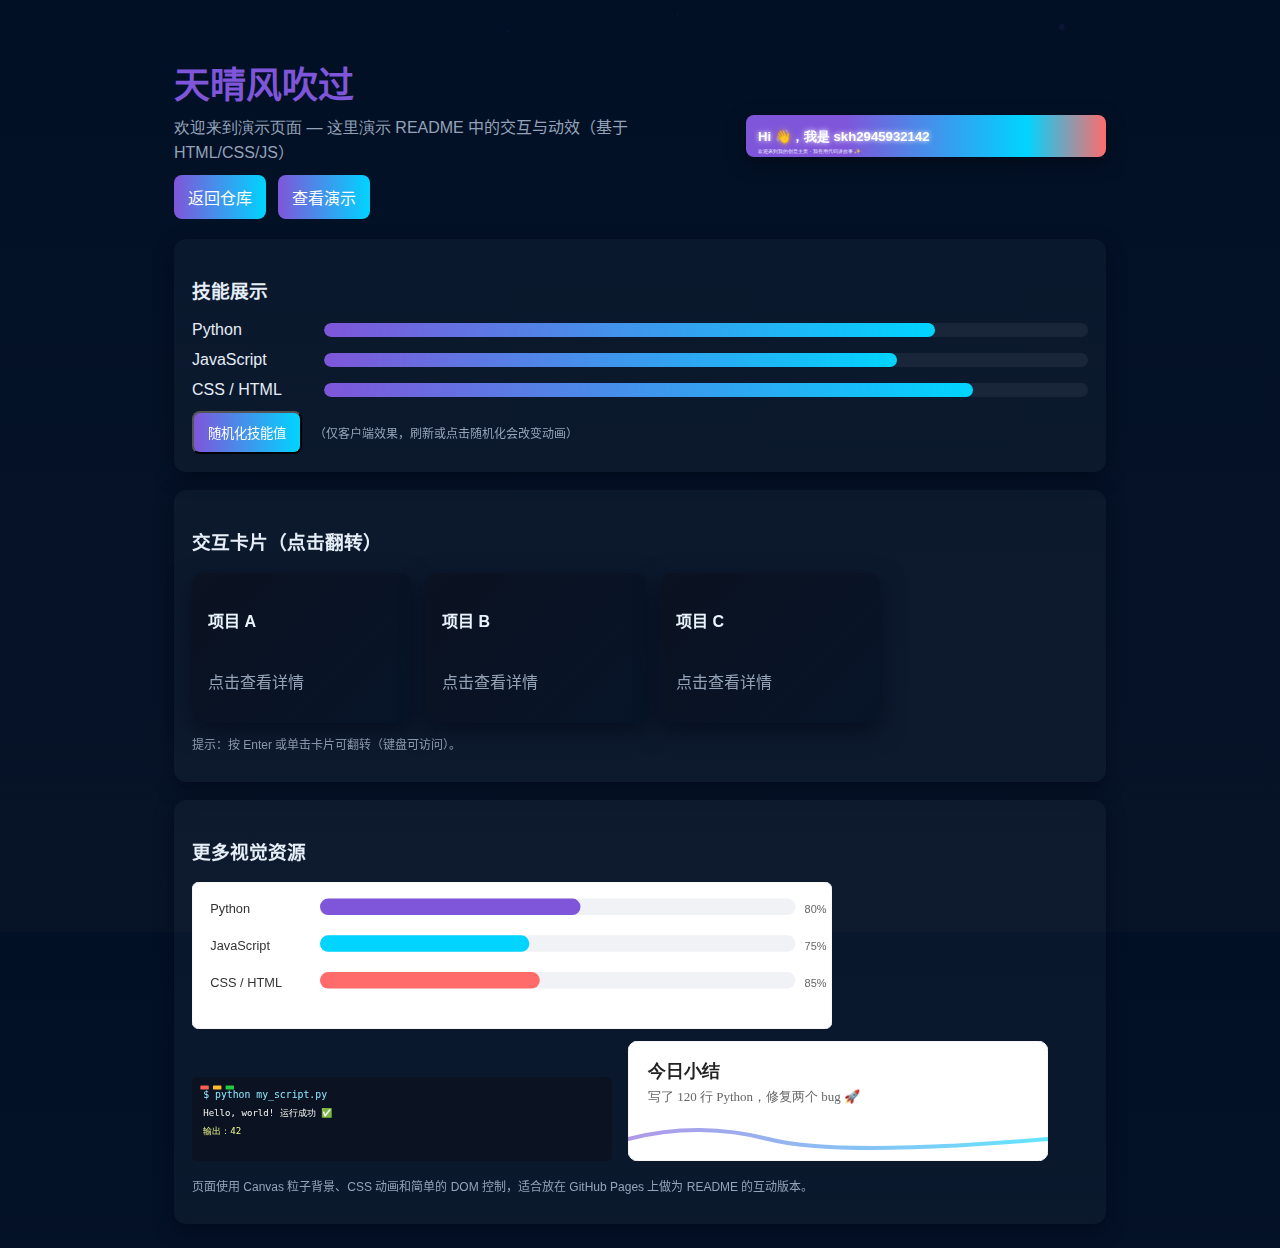
<file: docs/index.html>
<!doctype html>
<html lang="zh-CN">
<head>
  <meta charset="utf-8" />
  <meta name="viewport" content="width=device-width,initial-scale=1" />
  <title>天晴风吹过 · 交互演示</title>
  <link rel="stylesheet" href="./style.css">
</head>
<body>
  <canvas id="bg" class="canvas-bg"></canvas>
  <div class="container">
    <div class="hero">
      <div class="hero-left">
        <h1 class="hero-title">天晴风吹过</h1>
        <p class="hero-sub">欢迎来到演示页面 — 这里演示 README 中的交互与动效（基于 HTML/CSS/JS）</p>
        <div style="margin-top:12px">
          <a class="btn" href="/">返回仓库</a>
          <a class="btn" href="#demo">查看演示</a>
        </div>
      </div>
      <div class="hero-right">
        <!-- show decorative svg -->
        <img src="/images/header.svg" alt="header" style="max-width:360px;border-radius:8px;box-shadow:0 6px 20px rgba(0,0,0,0.4)"/>
      </div>
    </div>

    <div class="panel" id="demo">
      <h3>技能展示</h3>
      <div class="skills">
        <div class="skill"><div class="label">Python</div><div class="bar"><i data-pct="80"></i></div></div>
        <div class="skill"><div class="label">JavaScript</div><div class="bar"><i data-pct="75"></i></div></div>
        <div class="skill"><div class="label">CSS / HTML</div><div class="bar"><i data-pct="85"></i></div></div>
      </div>
      <div class="controls">
        <button id="shuffle" class="btn">随机化技能值</button>
        <span class="small">（仅客户端效果，刷新或点击随机化会改变动画）</span>
      </div>
    </div>

    <div class="panel" style="margin-top:18px">
      <h3>交互卡片（点击翻转）</h3>
      <div class="cards">
        <div class="card" tabindex="0">
          <div class="card-face card-front">
            <h4>项目 A</h4>
            <p class="muted">点击查看详情</p>
          </div>
          <div class="card-face card-back">
            <h4>项目 A 详情</h4>
            <p class="small">这是一个演示卡片。你可以在这里放置项目说明、徽章或链接。</p>
            <a class="btn" href="#">查看</a>
          </div>
        </div>
        <div class="card" tabindex="0">
          <div class="card-face card-front">
            <h4>项目 B</h4>
            <p class="muted">点击查看详情</p>
          </div>
          <div class="card-face card-back">
            <h4>项目 B 详情</h4>
            <p class="small">支持自定义 CSS 动画与 SVG 嵌入。</p>
            <a class="btn" href="#">查看</a>
          </div>
        </div>
        <div class="card" tabindex="0">
          <div class="card-face card-front">
            <h4>项目 C</h4>
            <p class="muted">点击查看详情</p>
          </div>
          <div class="card-face card-back">
            <h4>项目 C 详情</h4>
            <p class="small">可以把动画预览导出为 SVG，嵌入 README。</p>
            <a class="btn" href="#">查看</a>
          </div>
        </div>
      </div>
      <p class="small">提示：按 Enter 或单击卡片可翻转（键盘可访问）。</p>
    </div>

    <div class="panel" style="margin-top:18px">
      <h3>更多视觉资源</h3>
      <img src="/images/skills.svg" alt="skills svg" style="max-width:640px;display:block;margin:12px 0;"/>
      <img src="/images/terminal_card.svg" alt="terminal" style="max-width:420px;display:inline-block;margin-right:12px"/>
      <img src="/images/card_wave.svg" alt="card" style="max-width:420px;display:inline-block"/>
      <p class="small">页面使用 Canvas 粒子背景、CSS 动画和简单的 DOM 控制，适合放在 GitHub Pages 上做为 README 的互动版本。</p>
    </div>
  </div>
  <script src="./main.js"></script>
</body>
</html>
</file>
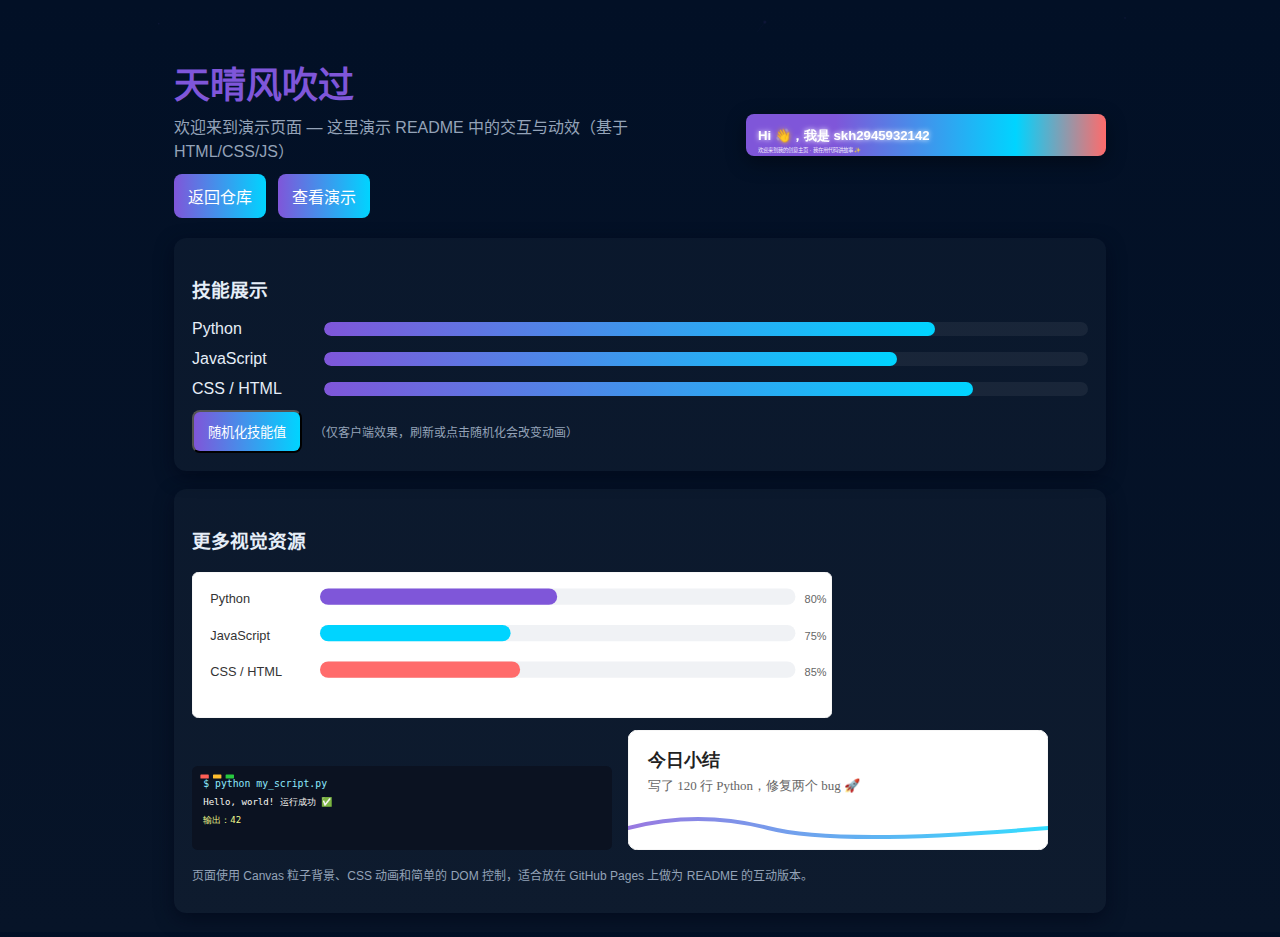
<file: .github/docs/index.html>
<!doctype html>
<html lang="zh-CN">
<head>
  <meta charset="utf-8" />
  <meta name="viewport" content="width=device-width,initial-scale=1" />
  <title>天晴风吹过 · 交互演示</title>
  <link rel="stylesheet" href="./style.css">
</head>
<body>
  <canvas id="bg" class="canvas-bg"></canvas>
  <div class="container">
    <div class="hero">
      <div class="hero-left">
        <h1 class="hero-title">天晴风吹过</h1>
        <p class="hero-sub">欢迎来到演示页面 — 这里演示 README 中的交互与动效（基于 HTML/CSS/JS）</p>
        <div style="margin-top:12px">
          <a class="btn" href="/">返回仓库</a>
          <a class="btn" href="#demo">查看演示</a>
        </div>
      </div>
      <div class="hero-right">
        <!-- show decorative svg -->
        <img src="/images/header.svg" alt="header" style="max-width:360px;border-radius:8px;box-shadow:0 6px 20px rgba(0,0,0,0.4)"/>
      </div>
    </div>

    <div class="panel" id="demo">
      <h3>技能展示</h3>
      <div class="skills">
        <div class="skill"><div class="label">Python</div><div class="bar"><i data-pct="80"></i></div></div>
        <div class="skill"><div class="label">JavaScript</div><div class="bar"><i data-pct="75"></i></div></div>
        <div class="skill"><div class="label">CSS / HTML</div><div class="bar"><i data-pct="85"></i></div></div>
      </div>
      <div class="controls">
        <button id="shuffle" class="btn">随机化技能值</button>
        <span class="small">（仅客户端效果，刷新或点击随机化会改变动画）</span>
      </div>
    </div>

    <div class="panel" style="margin-top:18px">
      <h3>更多视觉资源</h3>
      <img src="/images/skills.svg" alt="skills svg" style="max-width:640px;display:block;margin:12px 0;"/>
      <img src="/images/terminal_card.svg" alt="terminal" style="max-width:420px;display:inline-block;margin-right:12px"/>
      <img src="/images/card_wave.svg" alt="card" style="max-width:420px;display:inline-block"/>
      <p class="small">页面使用 Canvas 粒子背景、CSS 动画和简单的 DOM 控制，适合放在 GitHub Pages 上做为 README 的互动版本。</p>
    </div>
  </div>
  <script src="./main.js"></script>
</body>
</html>
</file>
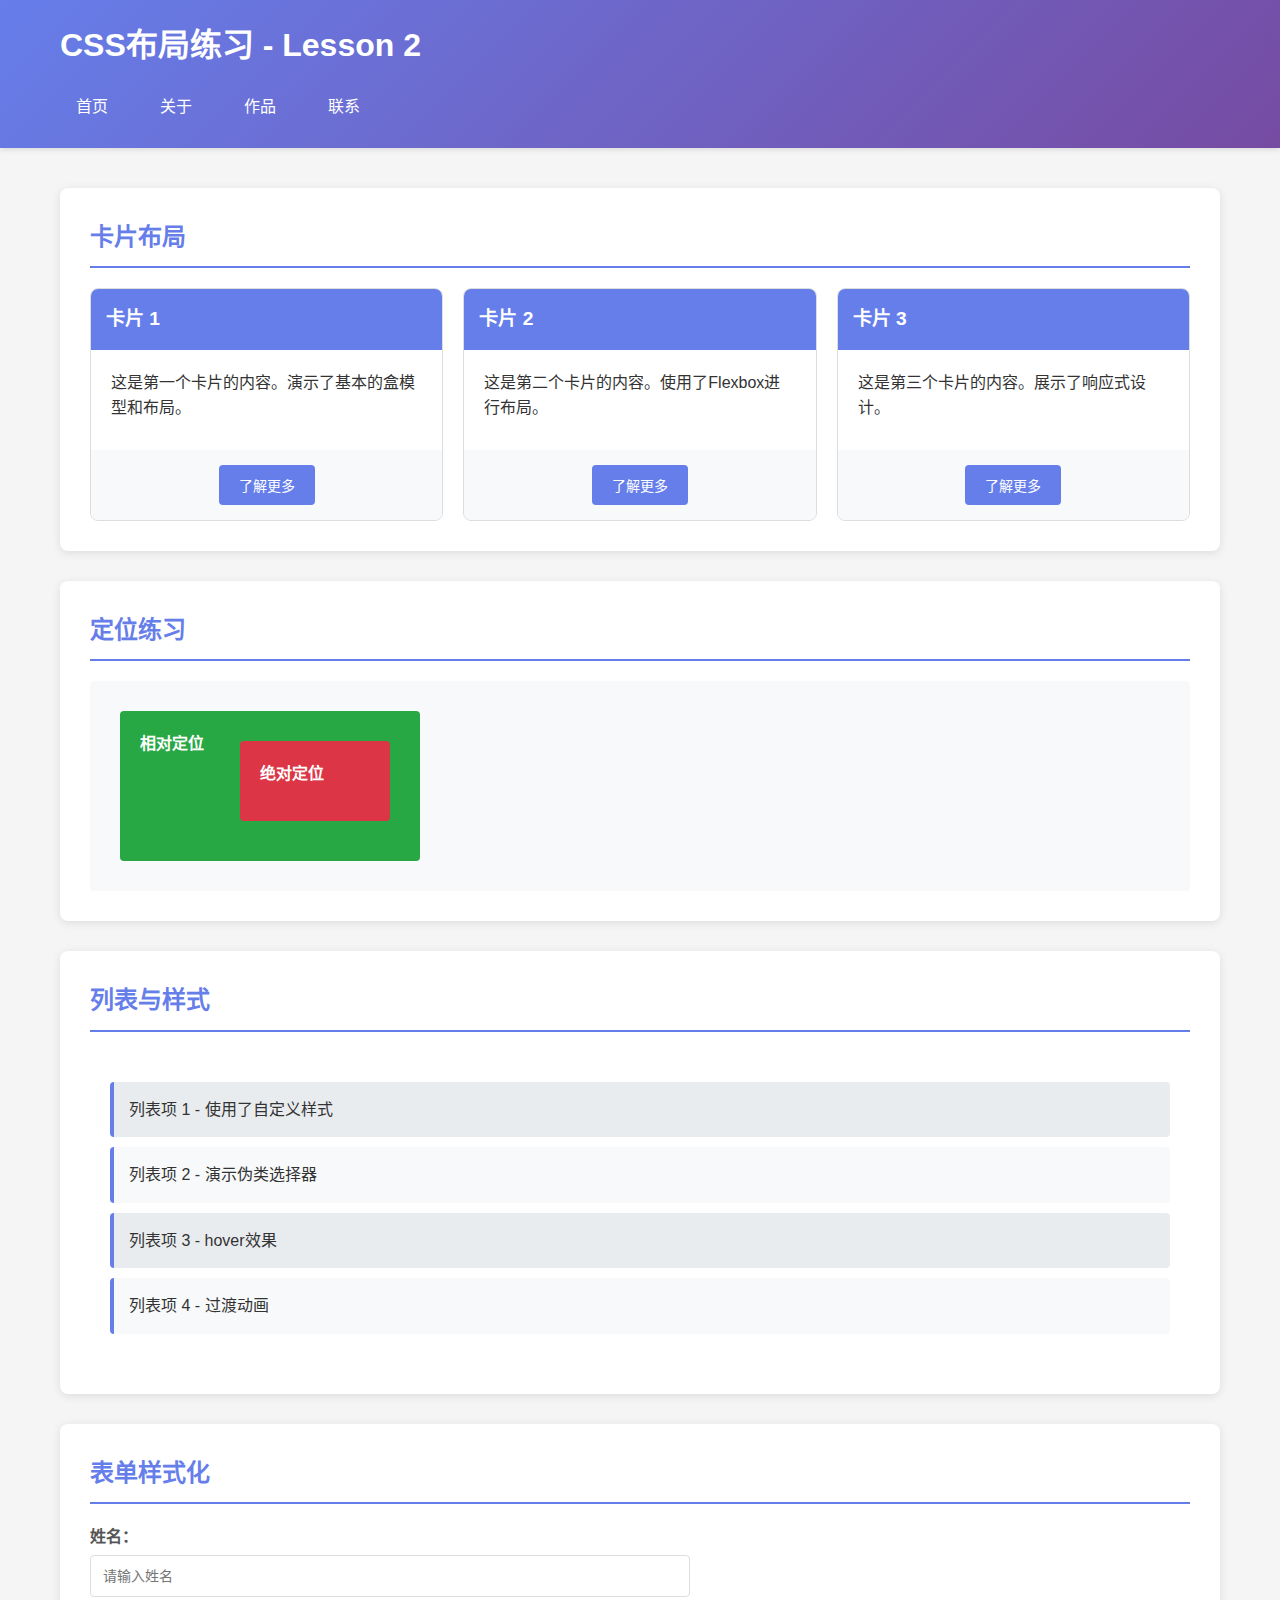
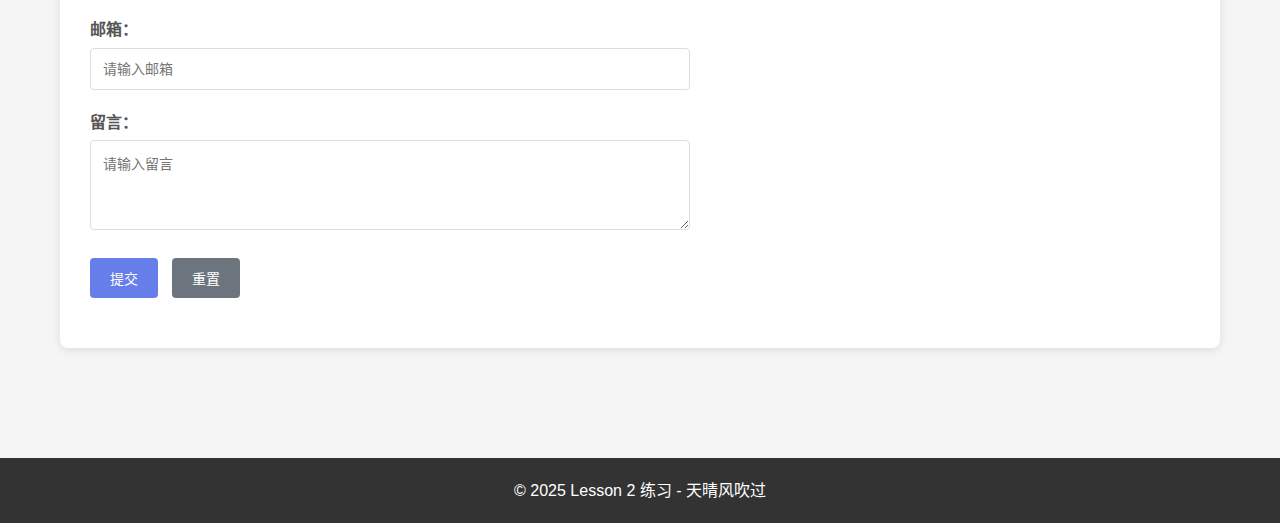
<file: Redrockhomework/lesson2/index.html>
<!DOCTYPE html>
<html lang="zh-CN">
<head>
    <meta charset="UTF-8">
    <meta name="viewport" content="width=device-width, initial-scale=1.0">
    <title>Lesson 2 - CSS布局练习</title>
    <link rel="stylesheet" href="style.css">
</head>
<body>
    <!-- 页面头部 -->
    <header class="header">
        <div class="container">
            <h1>CSS布局练习 - Lesson 2</h1>
            <nav class="nav">
                <a href="#section1">首页</a>
                <a href="#section2">关于</a>
                <a href="#section3">作品</a>
                <a href="#section4">联系</a>
            </nav>
        </div>
    </header>

    <!-- 主要内容区 -->
    <main class="main-content">
        <div class="container">
            <!-- 卡片布局示例 -->
            <section id="section1" class="section">
                <h2>卡片布局</h2>
                <div class="card-container">
                    <div class="card">
                        <div class="card-header">卡片 1</div>
                        <div class="card-body">
                            <p>这是第一个卡片的内容。演示了基本的盒模型和布局。</p>
                        </div>
                        <div class="card-footer">
                            <button class="btn">了解更多</button>
                        </div>
                    </div>
                    <div class="card">
                        <div class="card-header">卡片 2</div>
                        <div class="card-body">
                            <p>这是第二个卡片的内容。使用了Flexbox进行布局。</p>
                        </div>
                        <div class="card-footer">
                            <button class="btn">了解更多</button>
                        </div>
                    </div>
                    <div class="card">
                        <div class="card-header">卡片 3</div>
                        <div class="card-body">
                            <p>这是第三个卡片的内容。展示了响应式设计。</p>
                        </div>
                        <div class="card-footer">
                            <button class="btn">了解更多</button>
                        </div>
                    </div>
                </div>
            </section>

            <!-- 定位示例 -->
            <section id="section2" class="section">
                <h2>定位练习</h2>
                <div class="position-demo">
                    <div class="box relative">
                        相对定位
                        <div class="box absolute">绝对定位</div>
                    </div>
                </div>
            </section>

            <!-- 列表样式 -->
            <section id="section3" class="section">
                <h2>列表与样式</h2>
                <div class="list-demo">
                    <ul class="styled-list">
                        <li>列表项 1 - 使用了自定义样式</li>
                        <li>列表项 2 - 演示伪类选择器</li>
                        <li>列表项 3 - hover效果</li>
                        <li>列表项 4 - 过渡动画</li>
                    </ul>
                </div>
            </section>

            <!-- 表单样式 -->
            <section id="section4" class="section">
                <h2>表单样式化</h2>
                <form class="styled-form">
                    <div class="form-group">
                        <label for="name">姓名：</label>
                        <input type="text" id="name" name="name" placeholder="请输入姓名">
                    </div>
                    <div class="form-group">
                        <label for="email">邮箱：</label>
                        <input type="email" id="email" name="email" placeholder="请输入邮箱">
                    </div>
                    <div class="form-group">
                        <label for="message">留言：</label>
                        <textarea id="message" name="message" rows="4" placeholder="请输入留言"></textarea>
                    </div>
                    <div class="form-group">
                        <button type="submit" class="btn btn-primary">提交</button>
                        <button type="reset" class="btn btn-secondary">重置</button>
                    </div>
                </form>
            </section>
        </div>
    </main>

    <!-- 页脚 -->
    <footer class="footer">
        <div class="container">
            <p>&copy; 2025 Lesson 2 练习 - 天晴风吹过</p>
        </div>
    </footer>

    <script>
        // 简单的交互功能
        document.querySelectorAll('.btn').forEach(btn => {
            btn.addEventListener('click', function(e) {
                if (this.textContent === '了解更多') {
                    e.preventDefault();
                    alert('这是一个演示按钮！');
                }
            });
        });

        // 平滑滚动
        document.querySelectorAll('a[href^="#"]').forEach(anchor => {
            anchor.addEventListener('click', function(e) {
                e.preventDefault();
                const target = document.querySelector(this.getAttribute('href'));
                if (target) {
                    target.scrollIntoView({
                        behavior: 'smooth'
                    });
                }
            });
        });
    </script>
</body>
</html>
</file>
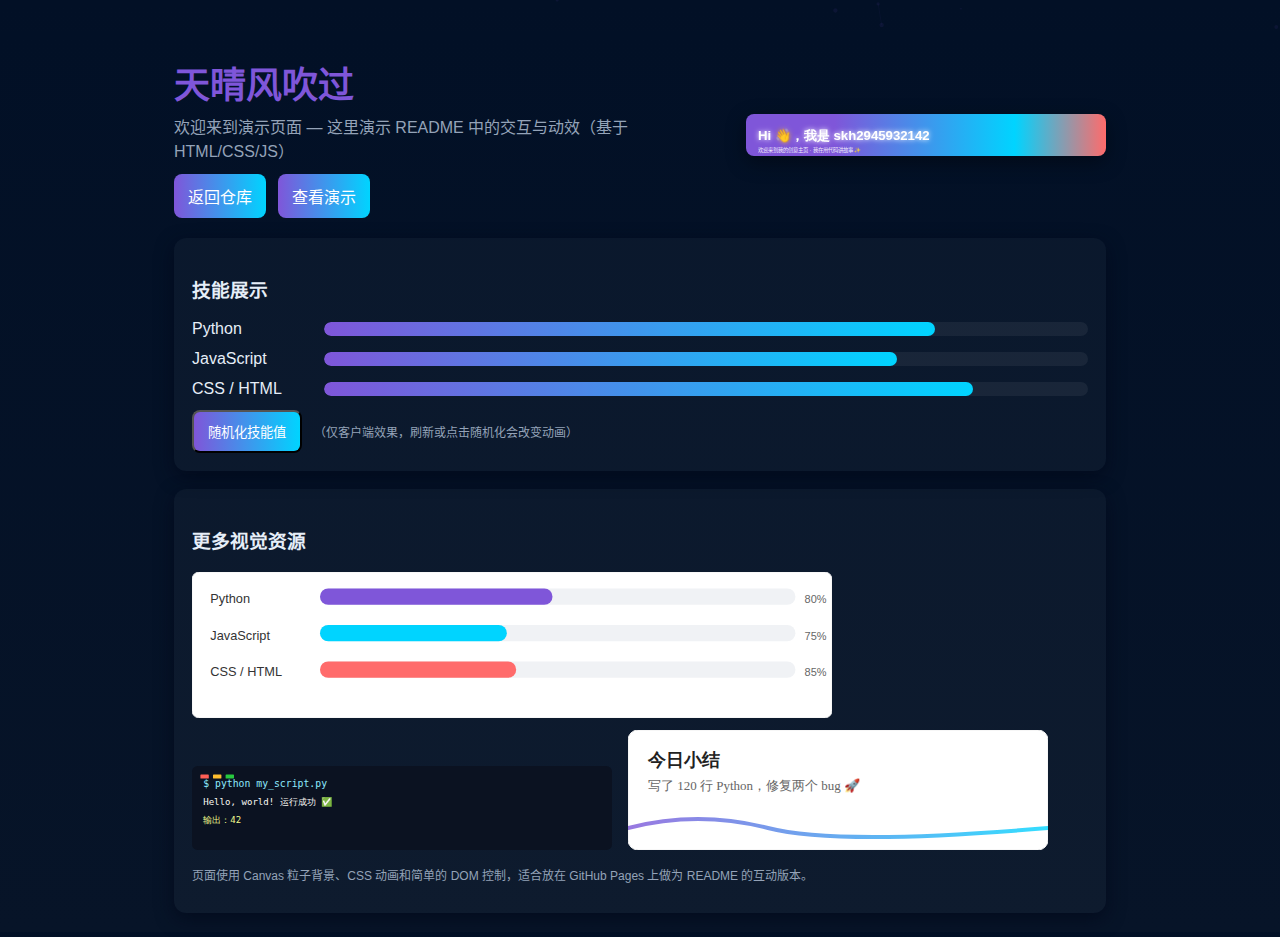
<file: .github/workflows/docs/index.html>
<!doctype html>
<html lang="zh-CN">
<head>
  <meta charset="utf-8" />
  <meta name="viewport" content="width=device-width,initial-scale=1" />
  <title>天晴风吹过 · 交互演示</title>
  <link rel="stylesheet" href="./style.css">
</head>
<body>
  <canvas id="bg" class="canvas-bg"></canvas>
  <div class="container">
    <div class="hero">
      <div class="hero-left">
        <h1 class="hero-title">天晴风吹过</h1>
        <p class="hero-sub">欢迎来到演示页面 — 这里演示 README 中的交互与动效（基于 HTML/CSS/JS）</p>
        <div style="margin-top:12px">
          <a class="btn" href="/">返回仓库</a>
          <a class="btn" href="#demo">查看演示</a>
        </div>
      </div>
      <div class="hero-right">
        <!-- show decorative svg -->
        <img src="/images/header.svg" alt="header" style="max-width:360px;border-radius:8px;box-shadow:0 6px 20px rgba(0,0,0,0.4)"/>
      </div>
    </div>

    <div class="panel" id="demo">
      <h3>技能展示</h3>
      <div class="skills">
        <div class="skill"><div class="label">Python</div><div class="bar"><i data-pct="80"></i></div></div>
        <div class="skill"><div class="label">JavaScript</div><div class="bar"><i data-pct="75"></i></div></div>
        <div class="skill"><div class="label">CSS / HTML</div><div class="bar"><i data-pct="85"></i></div></div>
      </div>
      <div class="controls">
        <button id="shuffle" class="btn">随机化技能值</button>
        <span class="small">（仅客户端效果，刷新或点击随机化会改变动画）</span>
      </div>
    </div>

    <div class="panel" style="margin-top:18px">
      <h3>更多视觉资源</h3>
      <img src="/images/skills.svg" alt="skills svg" style="max-width:640px;display:block;margin:12px 0;"/>
      <img src="/images/terminal_card.svg" alt="terminal" style="max-width:420px;display:inline-block;margin-right:12px"/>
      <img src="/images/card_wave.svg" alt="card" style="max-width:420px;display:inline-block"/>
      <p class="small">页面使用 Canvas 粒子背景、CSS 动画和简单的 DOM 控制，适合放在 GitHub Pages 上做为 README 的互动版本。</p>
    </div>
  </div>
  <script src="./main.js"></script>
</body>
</html>
</file>
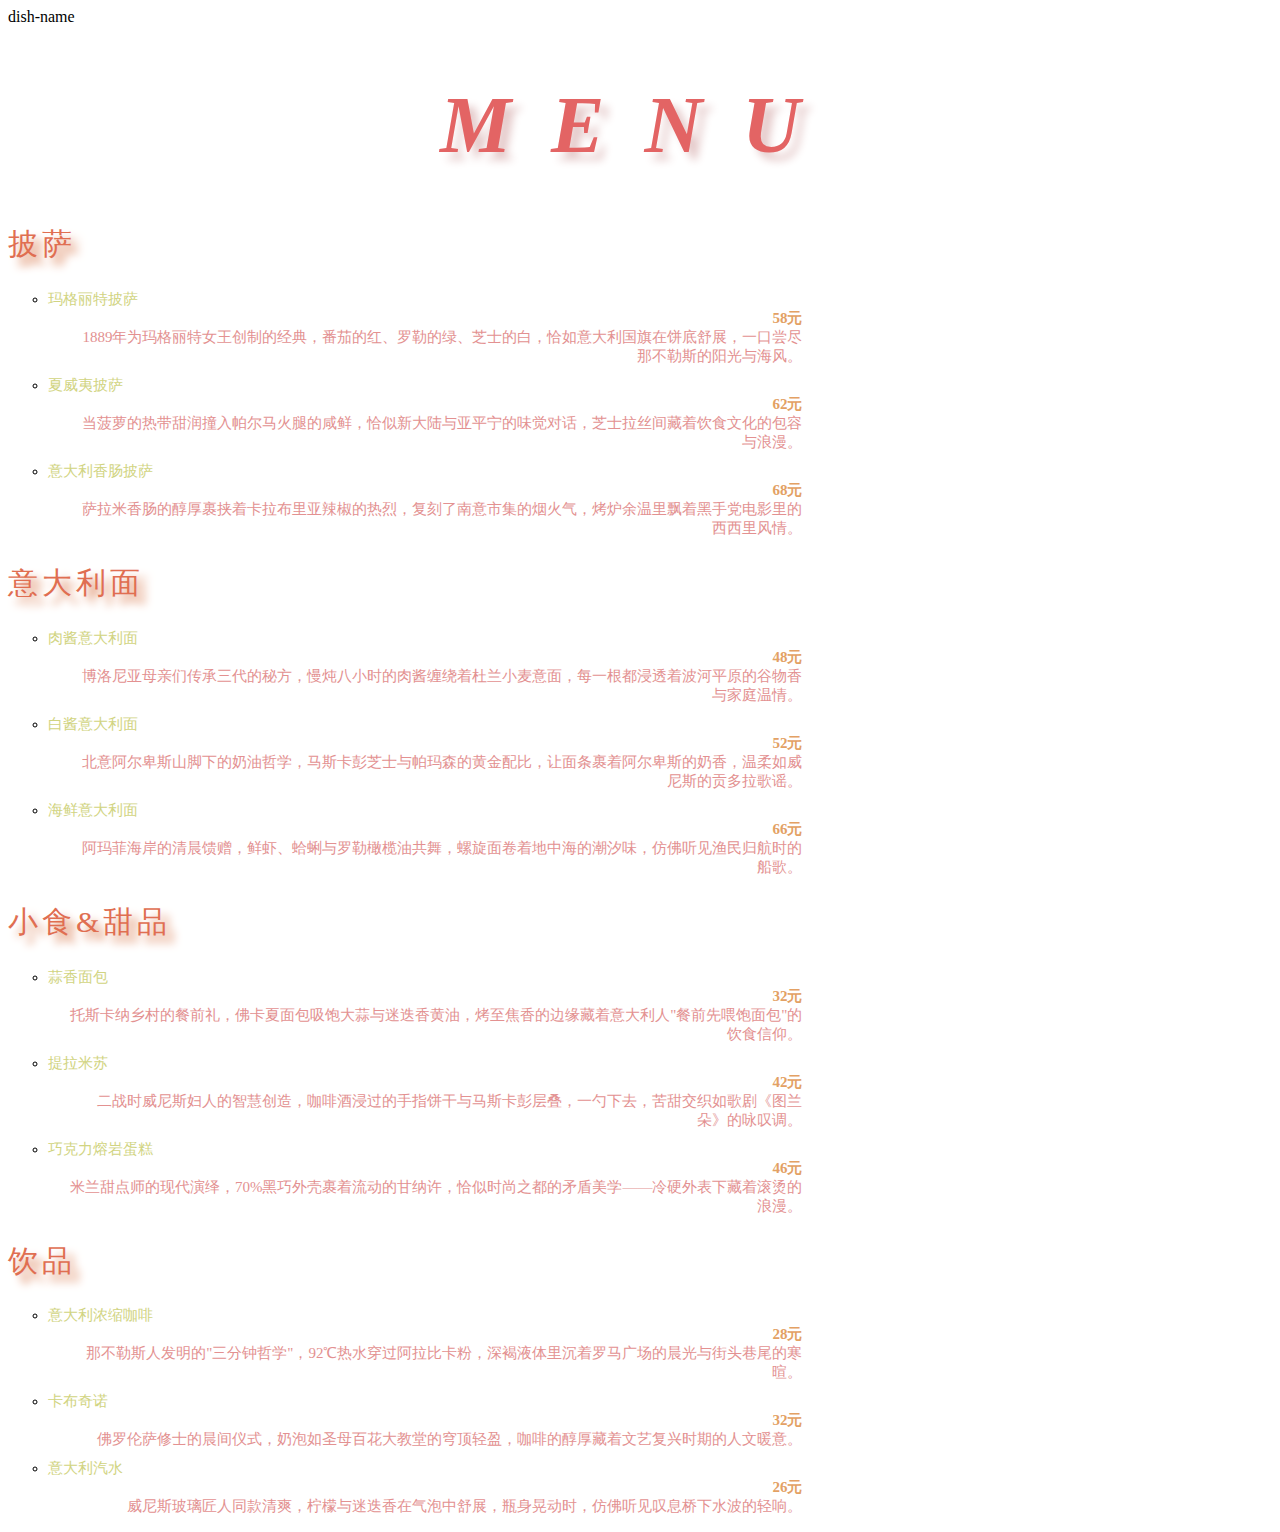
<file: homework.html>
<!DOCTYPE html>
<html lang="en">
<head>
    <meta charset="UTF-8">
    <meta name="viewport" content="width=device-width, initial-scale=1.0">
    <title>Document</title>dish-name
    <link rel="stylesheet" href="homework.css">
</head>
<body>
    <h1>MENU</h1>

    <h2>披萨</h2>
    <ul>
        <li>
            <span class="dish-name">玛格丽特披萨</span>
            <div class="dish-info">
                <span class="price">58元</span>
                
                <span class="description">1889年为玛格丽特女王创制的经典，番茄的红、罗勒的绿、芝士的白，恰如意大利国旗在饼底舒展，一口尝尽那不勒斯的阳光与海风。</span>
            </div>
        </li>
        <li>
            <span class="dish-name">夏威夷披萨</span>
            <div class="dish-info">
                <span class="price">62元</span>
                
                <span class="description">当菠萝的热带甜润撞入帕尔马火腿的咸鲜，恰似新大陆与亚平宁的味觉对话，芝士拉丝间藏着饮食文化的包容与浪漫。</span>
            </div>
        </li>
        <li>
            <span class="dish-name">意大利香肠披萨</span>
            <div class="dish-info">
                <span class="price">68元</span>
                
                <span class="description">萨拉米香肠的醇厚裹挟着卡拉布里亚辣椒的热烈，复刻了南意市集的烟火气，烤炉余温里飘着黑手党电影里的西西里风情。</span>
            </div>
        </li>
    </ul>

    <h2>意大利面</h2>
    <ul>
        <li>
            <span class="dish-name">肉酱意大利面</span>
            <div class="dish-info">
                <span class="price">48元</span>
                
                <span class="description">博洛尼亚母亲们传承三代的秘方，慢炖八小时的肉酱缠绕着杜兰小麦意面，每一根都浸透着波河平原的谷物香与家庭温情。</span>
            </div>
        </li>
        <li>
            <span class="dish-name">白酱意大利面</span>
            <div class="dish-info">
                <span class="price">52元</span>
                
                <span class="description">北意阿尔卑斯山脚下的奶油哲学，马斯卡彭芝士与帕玛森的黄金配比，让面条裹着阿尔卑斯的奶香，温柔如威尼斯的贡多拉歌谣。</span>
            </div>
        </li>
        <li>
            <span class="dish-name">海鲜意大利面</span>
            <div class="dish-info">
                <span class="price">66元</span>
                
                <span class="description">阿玛菲海岸的清晨馈赠，鲜虾、蛤蜊与罗勒橄榄油共舞，螺旋面卷着地中海的潮汐味，仿佛听见渔民归航时的船歌。</span>
            </div>
        </li>
    </ul>

    <h2>小食&甜品</h2>
    <ul>
        <li>
            <span class="dish-name">蒜香面包</span>
            <div class="dish-info">
                <span class="price">32元</span>
                
                <span class="description">托斯卡纳乡村的餐前礼，佛卡夏面包吸饱大蒜与迷迭香黄油，烤至焦香的边缘藏着意大利人"餐前先喂饱面包"的饮食信仰。</span>
            </div>
        </li>
        <li>
            <span class="dish-name">提拉米苏</span>
            <div class="dish-info">
                <span class="price">42元</span>
                
                <span class="description">二战时威尼斯妇人的智慧创造，咖啡酒浸过的手指饼干与马斯卡彭层叠，一勺下去，苦甜交织如歌剧《图兰朵》的咏叹调。</span>
            </div>
        </li>
        <li>
            <span class="dish-name">巧克力熔岩蛋糕</span>
            <div class="dish-info">
                <span class="price">46元</span>
                
                <span class="description">米兰甜点师的现代演绎，70%黑巧外壳裹着流动的甘纳许，恰似时尚之都的矛盾美学——冷硬外表下藏着滚烫的浪漫。</span>
            </div>
        </li>
    </ul>

    <h2>饮品</h2>
    <ul>
        <li>
            <span class="dish-name">意大利浓缩咖啡</span>
            <div class="dish-info">
                <span class="price">28元</span>
                
                <span class="description">那不勒斯人发明的"三分钟哲学"，92℃热水穿过阿拉比卡粉，深褐液体里沉着罗马广场的晨光与街头巷尾的寒暄。</span>
            </div>
        </li>
        <li>
            <span class="dish-name">卡布奇诺</span>
            <div class="dish-info">
                <span class="price">32元</span>
                
                <span class="description">佛罗伦萨修士的晨间仪式，奶泡如圣母百花大教堂的穹顶轻盈，咖啡的醇厚藏着文艺复兴时期的人文暖意。</span>
            </div>
        </li>
        <li>
            <span class="dish-name">意大利汽水</span>
            <div class="dish-info">
                <span class="price">26元</span>
                <span class="description">威尼斯玻璃匠人同款清爽，柠檬与迷迭香在气泡中舒展，瓶身晃动时，仿佛听见叹息桥下水波的轻响。</span>
            </div>
        </li>
</file>
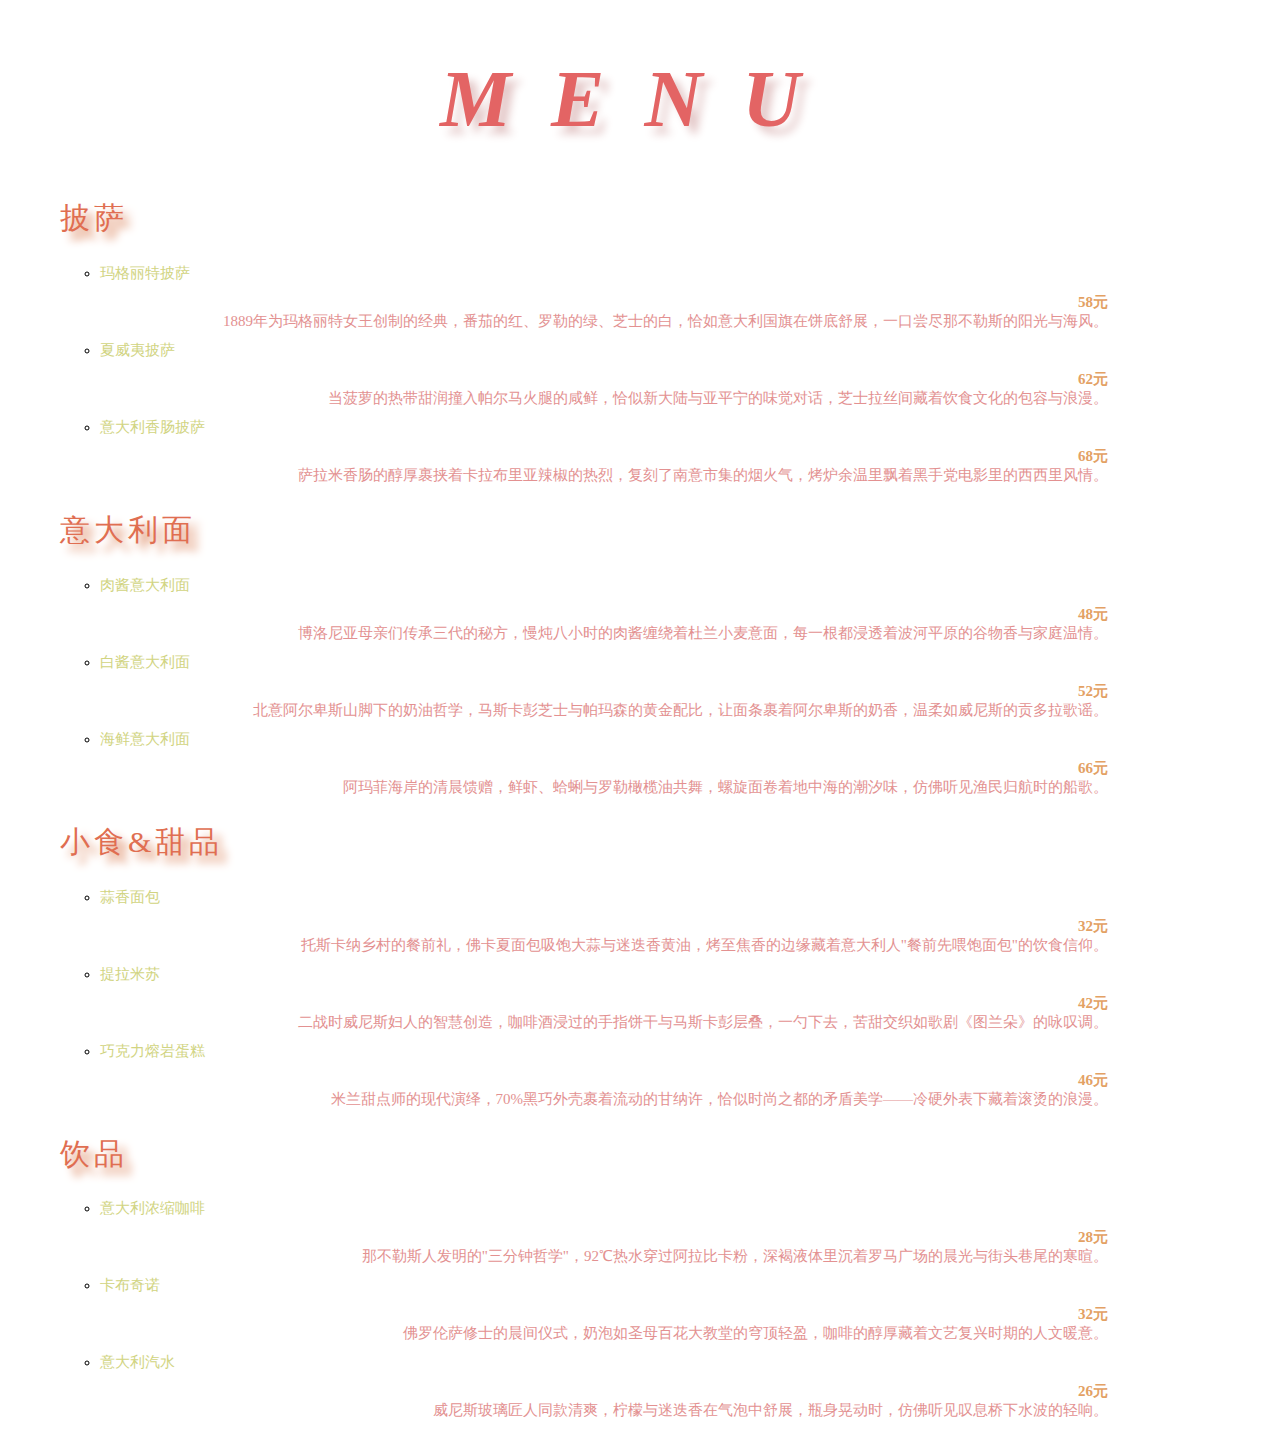
<file: LShomework/homework1.html>
<!DOCTYPE html>
<html lang="en">
<head>
    <meta charset="UTF-8">
    <meta name="viewport" content="width=device-width, initial-scale=1.0">
    <title>Document</title>
    <link rel="stylesheet" href="homework1.css">
</head>
<body>
    <div class="container">
        <h1>MENU</h1>
    <h2>披萨</h2>
    <ul>
        <li>
            <span class="dish-name">玛格丽特披萨</span>
            <div class="dish-info">
                <span class="price">58元</span>
                
                <span class="description">1889年为玛格丽特女王创制的经典，番茄的红、罗勒的绿、芝士的白，恰如意大利国旗在饼底舒展，一口尝尽那不勒斯的阳光与海风。</span>
            </div>
        </li>
        <li>
            <span class="dish-name">夏威夷披萨</span>
            <div class="dish-info">
                <span class="price">62元</span>
                
                <span class="description">当菠萝的热带甜润撞入帕尔马火腿的咸鲜，恰似新大陆与亚平宁的味觉对话，芝士拉丝间藏着饮食文化的包容与浪漫。</span>
            </div>
        </li>
        <li>
            <span class="dish-name">意大利香肠披萨</span>
            <div class="dish-info">
                <span class="price">68元</span>
                
                <span class="description">萨拉米香肠的醇厚裹挟着卡拉布里亚辣椒的热烈，复刻了南意市集的烟火气，烤炉余温里飘着黑手党电影里的西西里风情。</span>
            </div>
        </li>
    </ul>

    <h2>意大利面</h2>
    <ul>
        <li>
            <span class="dish-name">肉酱意大利面</span>
            <div class="dish-info">
                <span class="price">48元</span>
                
                <span class="description">博洛尼亚母亲们传承三代的秘方，慢炖八小时的肉酱缠绕着杜兰小麦意面，每一根都浸透着波河平原的谷物香与家庭温情。</span>
            </div>
        </li>
        <li>
            <span class="dish-name">白酱意大利面</span>
            <div class="dish-info">
                <span class="price">52元</span>
                
                <span class="description">北意阿尔卑斯山脚下的奶油哲学，马斯卡彭芝士与帕玛森的黄金配比，让面条裹着阿尔卑斯的奶香，温柔如威尼斯的贡多拉歌谣。</span>
            </div>
        </li>
        <li>
            <span class="dish-name">海鲜意大利面</span>
            <div class="dish-info">
                <span class="price">66元</span>
                
                <span class="description">阿玛菲海岸的清晨馈赠，鲜虾、蛤蜊与罗勒橄榄油共舞，螺旋面卷着地中海的潮汐味，仿佛听见渔民归航时的船歌。</span>
            </div>
        </li>
    </ul>

    <h2>小食&甜品</h2>
    <ul>
        <li>
            <span class="dish-name">蒜香面包</span>
            <div class="dish-info">
                <span class="price">32元</span>
                
                <span class="description">托斯卡纳乡村的餐前礼，佛卡夏面包吸饱大蒜与迷迭香黄油，烤至焦香的边缘藏着意大利人"餐前先喂饱面包"的饮食信仰。</span>
            </div>
        </li>
        <li>
            <span class="dish-name">提拉米苏</span>
            <div class="dish-info">
                <span class="price">42元</span>
                
                <span class="description">二战时威尼斯妇人的智慧创造，咖啡酒浸过的手指饼干与马斯卡彭层叠，一勺下去，苦甜交织如歌剧《图兰朵》的咏叹调。</span>
            </div>
        </li>
        <li>
            <span class="dish-name">巧克力熔岩蛋糕</span>
            <div class="dish-info">
                <span class="price">46元</span>
                
                <span class="description">米兰甜点师的现代演绎，70%黑巧外壳裹着流动的甘纳许，恰似时尚之都的矛盾美学——冷硬外表下藏着滚烫的浪漫。</span>
            </div>
        </li>
    </ul>

    <h2>饮品</h2>
    <ul>
        <li>
            <span class="dish-name">意大利浓缩咖啡</span>
            <div class="dish-info">
                <span class="price">28元</span>
                
                <span class="description">那不勒斯人发明的"三分钟哲学"，92℃热水穿过阿拉比卡粉，深褐液体里沉着罗马广场的晨光与街头巷尾的寒暄。</span>
            </div>
        </li>
        <li>
            <span class="dish-name">卡布奇诺</span>
            <div class="dish-info">
                <span class="price">32元</span>
                
                <span class="description">佛罗伦萨修士的晨间仪式，奶泡如圣母百花大教堂的穹顶轻盈，咖啡的醇厚藏着文艺复兴时期的人文暖意。</span>
            </div>
        </li>
        <li>
            <span class="dish-name">意大利汽水</span>
            <div class="dish-info">
                <span class="price">26元</span>
                <span class="description">威尼斯玻璃匠人同款清爽，柠檬与迷迭香在气泡中舒展，瓶身晃动时，仿佛听见叹息桥下水波的轻响。</span>
            </div>
        </li>
</file>
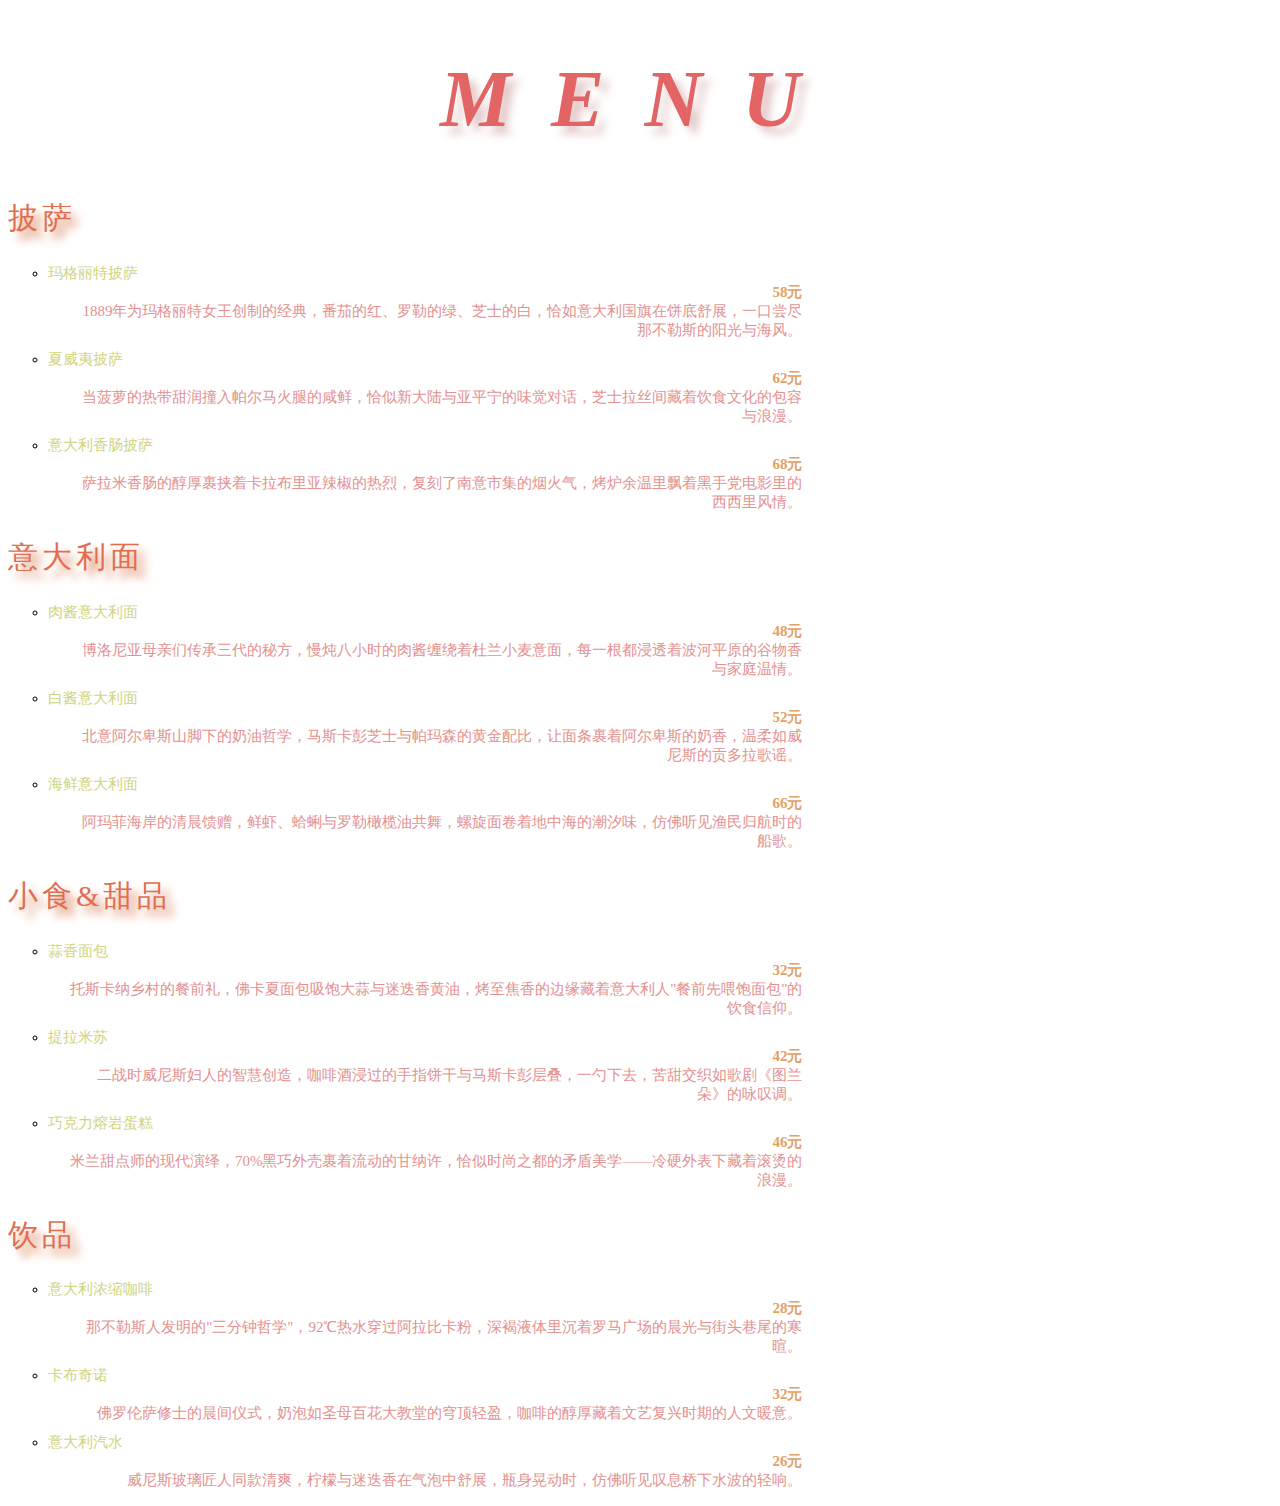
<file: lesson1/homework/homework.html>
<!DOCTYPE html>
<html lang="en">
<head>
    <meta charset="UTF-8">
    <meta name="viewport" content="width=device-width, initial-scale=1.0">
    <title>Document</title>
    <link rel="stylesheet" href="homework.css">
</head>
<body>
    <div class="container">
        <h1>MENU</h1>
    <h2>披萨</h2>
    <ul>
        <li>
            <span class="dish-name">玛格丽特披萨</span>
            <div class="dish-info">
                <span class="price">58元</span>
                
                <span class="description">1889年为玛格丽特女王创制的经典，番茄的红、罗勒的绿、芝士的白，恰如意大利国旗在饼底舒展，一口尝尽那不勒斯的阳光与海风。</span>
            </div>
        </li>
        <li>
            <span class="dish-name">夏威夷披萨</span>
            <div class="dish-info">
                <span class="price">62元</span>
                
                <span class="description">当菠萝的热带甜润撞入帕尔马火腿的咸鲜，恰似新大陆与亚平宁的味觉对话，芝士拉丝间藏着饮食文化的包容与浪漫。</span>
            </div>
        </li>
        <li>
            <span class="dish-name">意大利香肠披萨</span>
            <div class="dish-info">
                <span class="price">68元</span>
                
                <span class="description">萨拉米香肠的醇厚裹挟着卡拉布里亚辣椒的热烈，复刻了南意市集的烟火气，烤炉余温里飘着黑手党电影里的西西里风情。</span>
            </div>
        </li>
    </ul>

    <h2>意大利面</h2>
    <ul>
        <li>
            <span class="dish-name">肉酱意大利面</span>
            <div class="dish-info">
                <span class="price">48元</span>
                
                <span class="description">博洛尼亚母亲们传承三代的秘方，慢炖八小时的肉酱缠绕着杜兰小麦意面，每一根都浸透着波河平原的谷物香与家庭温情。</span>
            </div>
        </li>
        <li>
            <span class="dish-name">白酱意大利面</span>
            <div class="dish-info">
                <span class="price">52元</span>
                
                <span class="description">北意阿尔卑斯山脚下的奶油哲学，马斯卡彭芝士与帕玛森的黄金配比，让面条裹着阿尔卑斯的奶香，温柔如威尼斯的贡多拉歌谣。</span>
            </div>
        </li>
        <li>
            <span class="dish-name">海鲜意大利面</span>
            <div class="dish-info">
                <span class="price">66元</span>
                
                <span class="description">阿玛菲海岸的清晨馈赠，鲜虾、蛤蜊与罗勒橄榄油共舞，螺旋面卷着地中海的潮汐味，仿佛听见渔民归航时的船歌。</span>
            </div>
        </li>
    </ul>

    <h2>小食&甜品</h2>
    <ul>
        <li>
            <span class="dish-name">蒜香面包</span>
            <div class="dish-info">
                <span class="price">32元</span>
                
                <span class="description">托斯卡纳乡村的餐前礼，佛卡夏面包吸饱大蒜与迷迭香黄油，烤至焦香的边缘藏着意大利人"餐前先喂饱面包"的饮食信仰。</span>
            </div>
        </li>
        <li>
            <span class="dish-name">提拉米苏</span>
            <div class="dish-info">
                <span class="price">42元</span>
                
                <span class="description">二战时威尼斯妇人的智慧创造，咖啡酒浸过的手指饼干与马斯卡彭层叠，一勺下去，苦甜交织如歌剧《图兰朵》的咏叹调。</span>
            </div>
        </li>
        <li>
            <span class="dish-name">巧克力熔岩蛋糕</span>
            <div class="dish-info">
                <span class="price">46元</span>
                
                <span class="description">米兰甜点师的现代演绎，70%黑巧外壳裹着流动的甘纳许，恰似时尚之都的矛盾美学——冷硬外表下藏着滚烫的浪漫。</span>
            </div>
        </li>
    </ul>

    <h2>饮品</h2>
    <ul>
        <li>
            <span class="dish-name">意大利浓缩咖啡</span>
            <div class="dish-info">
                <span class="price">28元</span>
                
                <span class="description">那不勒斯人发明的"三分钟哲学"，92℃热水穿过阿拉比卡粉，深褐液体里沉着罗马广场的晨光与街头巷尾的寒暄。</span>
            </div>
        </li>
        <li>
            <span class="dish-name">卡布奇诺</span>
            <div class="dish-info">
                <span class="price">32元</span>
                
                <span class="description">佛罗伦萨修士的晨间仪式，奶泡如圣母百花大教堂的穹顶轻盈，咖啡的醇厚藏着文艺复兴时期的人文暖意。</span>
            </div>
        </li>
        <li>
            <span class="dish-name">意大利汽水</span>
            <div class="dish-info">
                <span class="price">26元</span>
                <span class="description">威尼斯玻璃匠人同款清爽，柠檬与迷迭香在气泡中舒展，瓶身晃动时，仿佛听见叹息桥下水波的轻响。</span>
            </div>
        </li>
</file>
<file: docs/style.css>
:root{
  --bg:#0f1724;
  --card:#0b1221;
  --accent:#7F56D9;
  --muted:#94a3b8;
}
*{box-sizing:border-box}
html,body{height:100%;margin:0;font-family:Inter,Segoe UI,Roboto,Arial;background:linear-gradient(180deg,#021026 0%, #071428 100%);color:#e6eef8}
.container{max-width:980px;margin:32px auto;padding:24px}
.hero{display:flex;align-items:center;gap:20px}
.hero-left{flex:1}
.hero-title{font-size:36px;font-weight:700;color:var(--accent);margin:0}
.hero-sub{color:var(--muted);margin:6px 0 0}
.btn{display:inline-block;padding:10px 14px;border-radius:8px;background:linear-gradient(90deg,var(--accent),#00D4FF);color:white;text-decoration:none;margin-right:8px}
.panel{margin-top:20px;padding:18px;border-radius:12px;background:rgba(255,255,255,0.03);box-shadow:0 6px 18px rgba(2,6,23,0.6)}
.skills{display:grid;grid-template-columns:1fr;gap:12px}
.skill{display:flex;align-items:center;gap:12px}
.skill .label{width:120px}
.bar{flex:1;height:14px;background:rgba(255,255,255,0.06);border-radius:8px;overflow:hidden}
.bar > i{display:block;height:100%;width:0;background:linear-gradient(90deg,var(--accent),#00D4FF);border-radius:8px}
.controls{margin-top:12px}
.small{font-size:12px;color:var(--muted)}
.canvas-bg{position:fixed;inset:0;z-index:-1;opacity:0.7}

/* cards */
.cards{display:flex;gap:14px;flex-wrap:wrap}
.card{width:220px;height:150px;perspective:1000px;cursor:pointer}
.card:focus{outline:2px solid rgba(127,86,217,0.22);outline-offset:4px}
.card > .card-face{width:100%;height:100%;border-radius:12px;box-shadow:0 8px 24px rgba(2,6,23,0.6);backface-visibility:hidden;display:flex;flex-direction:column;justify-content:center;align-items:flex-start;padding:16px;position:absolute;left:0;top:0}
.card-front{background:linear-gradient(135deg,var(--card),#071428);color:#eaf4ff}
.card-back{background:linear-gradient(135deg,#061024,#082033);color:#dbeefe;transform:rotateY(180deg)}
.card{position:relative}
.card.flipped > .card-front{transform:rotateY(180deg)}
.card.flipped > .card-back{transform:rotateY(360deg)}
.card > .card-face{transition:transform 520ms cubic-bezier(.2,.9,.3,1)}

/* small helpers */
.muted{color:var(--muted)}

/* responsive tweaks for cards */
@media(max-width:720px){.cards{flex-direction:column}.card{width:100%}}

/* responsive */
@media(max-width:720px){.hero{flex-direction:column;align-items:flex-start}.hero-title{font-size:28px}}
</file>
<file: .github/docs/style.css>
:root{
  --bg:#0f1724;
  --card:#0b1221;
  --accent:#7F56D9;
  --muted:#94a3b8;
}
*{box-sizing:border-box}
html,body{height:100%;margin:0;font-family:Inter,Segoe UI,Roboto,Arial;background:linear-gradient(180deg,#021026 0%, #071428 100%);color:#e6eef8}
.container{max-width:980px;margin:32px auto;padding:24px}
.hero{display:flex;align-items:center;gap:20px}
.hero-left{flex:1}
.hero-title{font-size:36px;font-weight:700;color:var(--accent);margin:0}
.hero-sub{color:var(--muted);margin:6px 0 0}
.btn{display:inline-block;padding:10px 14px;border-radius:8px;background:linear-gradient(90deg,var(--accent),#00D4FF);color:white;text-decoration:none;margin-right:8px}
.panel{margin-top:20px;padding:18px;border-radius:12px;background:rgba(255,255,255,0.03);box-shadow:0 6px 18px rgba(2,6,23,0.6)}
.skills{display:grid;grid-template-columns:1fr;gap:12px}
.skill{display:flex;align-items:center;gap:12px}
.skill .label{width:120px}
.bar{flex:1;height:14px;background:rgba(255,255,255,0.06);border-radius:8px;overflow:hidden}
.bar > i{display:block;height:100%;width:0;background:linear-gradient(90deg,var(--accent),#00D4FF);border-radius:8px}
.controls{margin-top:12px}
.small{font-size:12px;color:var(--muted)}
.canvas-bg{position:fixed;inset:0;z-index:-1;opacity:0.7}

/* responsive */
@media(max-width:720px){.hero{flex-direction:column;align-items:flex-start}.hero-title{font-size:28px}}
</file>
<file: Redrockhomework/lesson2/style.css>
/* 全局样式 */
* {
    margin: 0;
    padding: 0;
    box-sizing: border-box;
}

body {
    font-family: 'Microsoft YaHei', Arial, sans-serif;
    line-height: 1.6;
    color: #333;
    background-color: #f5f5f5;
}

.container {
    max-width: 1200px;
    margin: 0 auto;
    padding: 0 20px;
}

/* 页面头部样式 */
.header {
    background: linear-gradient(135deg, #667eea 0%, #764ba2 100%);
    color: white;
    padding: 20px 0;
    box-shadow: 0 2px 5px rgba(0,0,0,0.1);
}

.header h1 {
    margin-bottom: 10px;
    font-size: 2em;
}

.nav {
    display: flex;
    gap: 20px;
    margin-top: 15px;
}

.nav a {
    color: white;
    text-decoration: none;
    padding: 8px 16px;
    border-radius: 4px;
    transition: background-color 0.3s ease;
}

.nav a:hover {
    background-color: rgba(255, 255, 255, 0.2);
}

/* 主要内容区 */
.main-content {
    padding: 40px 0;
}

.section {
    background: white;
    margin-bottom: 30px;
    padding: 30px;
    border-radius: 8px;
    box-shadow: 0 2px 10px rgba(0,0,0,0.1);
}

.section h2 {
    color: #667eea;
    margin-bottom: 20px;
    border-bottom: 2px solid #667eea;
    padding-bottom: 10px;
}

/* 卡片布局 */
.card-container {
    display: flex;
    gap: 20px;
    flex-wrap: wrap;
    justify-content: space-between;
}

.card {
    flex: 1;
    min-width: 250px;
    border: 1px solid #ddd;
    border-radius: 8px;
    overflow: hidden;
    transition: transform 0.3s ease, box-shadow 0.3s ease;
}

.card:hover {
    transform: translateY(-5px);
    box-shadow: 0 5px 15px rgba(0,0,0,0.2);
}

.card-header {
    background-color: #667eea;
    color: white;
    padding: 15px;
    font-weight: bold;
    font-size: 1.2em;
}

.card-body {
    padding: 20px;
    min-height: 100px;
}

.card-footer {
    padding: 15px;
    background-color: #f8f9fa;
    text-align: center;
}

.btn {
    padding: 10px 20px;
    border: none;
    border-radius: 4px;
    cursor: pointer;
    font-size: 14px;
    transition: all 0.3s ease;
}

.btn:hover {
    opacity: 0.8;
    transform: scale(1.05);
}

.card-footer .btn {
    background-color: #667eea;
    color: white;
}

/* 定位演示 */
.position-demo {
    padding: 20px;
    background-color: #f8f9fa;
    border-radius: 4px;
}

.box {
    padding: 20px;
    margin: 10px;
    border-radius: 4px;
    color: white;
    font-weight: bold;
}

.relative {
    position: relative;
    background-color: #28a745;
    height: 150px;
    width: 300px;
}

.absolute {
    position: absolute;
    background-color: #dc3545;
    top: 20px;
    right: 20px;
    width: 150px;
    height: 80px;
}

/* 列表样式 */
.list-demo {
    padding: 20px;
}

.styled-list {
    list-style: none;
}

.styled-list li {
    padding: 15px;
    margin: 10px 0;
    background-color: #f8f9fa;
    border-left: 4px solid #667eea;
    border-radius: 4px;
    transition: all 0.3s ease;
}

.styled-list li:hover {
    background-color: #e9ecef;
    padding-left: 25px;
    border-left-color: #764ba2;
}

.styled-list li:nth-child(odd) {
    background-color: #e9ecef;
}

/* 表单样式 */
.styled-form {
    max-width: 600px;
}

.form-group {
    margin-bottom: 20px;
}

.form-group label {
    display: block;
    margin-bottom: 5px;
    font-weight: bold;
    color: #555;
}

.form-group input,
.form-group textarea {
    width: 100%;
    padding: 12px;
    border: 1px solid #ddd;
    border-radius: 4px;
    font-size: 14px;
    transition: border-color 0.3s ease;
}

.form-group input:focus,
.form-group textarea:focus {
    outline: none;
    border-color: #667eea;
    box-shadow: 0 0 0 3px rgba(102, 126, 234, 0.1);
}

.btn-primary {
    background-color: #667eea;
    color: white;
    margin-right: 10px;
}

.btn-secondary {
    background-color: #6c757d;
    color: white;
}

/* 页脚样式 */
.footer {
    background-color: #333;
    color: white;
    text-align: center;
    padding: 20px 0;
    margin-top: 40px;
}

.footer p {
    margin: 0;
}

/* 响应式设计 */
@media (max-width: 768px) {
    .card-container {
        flex-direction: column;
    }
    
    .card {
        min-width: 100%;
    }
    
    .nav {
        flex-direction: column;
        gap: 10px;
    }
    
    .header h1 {
        font-size: 1.5em;
    }
    
    .relative {
        width: 100%;
    }
}
</file>
<file: .github/workflows/docs/style.css>
:root{
  --bg:#0f1724;
  --card:#0b1221;
  --accent:#7F56D9;
  --muted:#94a3b8;
}
*{box-sizing:border-box}
html,body{height:100%;margin:0;font-family:Inter,Segoe UI,Roboto,Arial;background:linear-gradient(180deg,#021026 0%, #071428 100%);color:#e6eef8}
.container{max-width:980px;margin:32px auto;padding:24px}
.hero{display:flex;align-items:center;gap:20px}
.hero-left{flex:1}
.hero-title{font-size:36px;font-weight:700;color:var(--accent);margin:0}
.hero-sub{color:var(--muted);margin:6px 0 0}
.btn{display:inline-block;padding:10px 14px;border-radius:8px;background:linear-gradient(90deg,var(--accent),#00D4FF);color:white;text-decoration:none;margin-right:8px}
.panel{margin-top:20px;padding:18px;border-radius:12px;background:rgba(255,255,255,0.03);box-shadow:0 6px 18px rgba(2,6,23,0.6)}
.skills{display:grid;grid-template-columns:1fr;gap:12px}
.skill{display:flex;align-items:center;gap:12px}
.skill .label{width:120px}
.bar{flex:1;height:14px;background:rgba(255,255,255,0.06);border-radius:8px;overflow:hidden}
.bar > i{display:block;height:100%;width:0;background:linear-gradient(90deg,var(--accent),#00D4FF);border-radius:8px}
.controls{margin-top:12px}
.small{font-size:12px;color:var(--muted)}
.canvas-bg{position:fixed;inset:0;z-index:-1;opacity:0.7}

/* responsive */
@media(max-width:720px){.hero{flex-direction:column;align-items:flex-start}.hero-title{font-size:28px}}
</file>
<file: homework.css>
h1 {
    color: #e36464;
    text-align: center;
    letter-spacing: 40px;
    text-shadow: 8px 8px 8px #e4c8c8;
    font-size: 80px;
    font-style: italic;
    font-family: 'Dancing Script', cursive;
}
h2 {
    color: #e06e51;
    text-align: left;
    letter-spacing: 4px;
    text-shadow: 8px 8px 8px #de8d67;
    font-size: 30px;
    font-family: "Long Cang", cursive;
  font-weight: 400;
  font-style: normal;
}
ul {
    list-style-type: circle;
}
li {
    font-size: 15px;
    margin: 10px 0;

.dish-info {
    margin-left: 20px;
    text-align: right;
    max-width: 60%;
}
.price {
    color: #e3a164;
    font-family: "Zhi Mang Xing", cursive;
  font-weight: 400;
  font-style: normal;
  font-weight: bold;
  display: block;

}
.dish-name {
    color: rgb(209, 212, 130);
}
.description {
    color: #e39191;
    font-family: "Zhi Mang Xing", cursive;
  font-weight: 400;
  font-style: normal;
}
</file>
<file: LShomework/homework1.css>
.container { 
    max-width: 1200px;
    margin:0 auto;
    padding: 0 20px;
    box-sizing: border-box;
}

h1 {
    color: #e36464;
    text-align: center;
    letter-spacing: 40px;
    text-shadow: 8px 8px 8px #e4c8c8;
    font-size: 80px;
    font-style: italic;
    font-family: 'Dancing Script', cursive;
}
h2 {
    color: #e06e51;
    text-align: left;
    letter-spacing: 4px;
    text-shadow: 8px 8px 8px #de8d67;
    font-size: 30px;
    font-family: "Long Cang", cursive;
  font-weight: 400;
  font-style: normal;
}
ul {
    list-style-type: circle;
    padding-left: 40px;
}
li {
    font-size: 15px;
    margin: 10px 0;

.dish-info {
    margin-left: 20px;
    text-align: right;
    max-width: 80%;
    margin: 10px auto;
}
.price {
    color: #e3a164;
    font-family: "Zhi Mang Xing", cursive;
  font-weight: 400;
  font-style: normal;
  font-weight: bold;
  display: block;

}
.dish-name {
    color: rgb(209, 212, 130);
}
.description {
    color: #e39191;
    font-family: "Zhi Mang Xing", cursive;
  font-weight: 400;
  font-style: normal;
}
</file>
<file: lesson1/homework/homework.css>
h1 {
    color: #e36464;
    text-align: center;
    letter-spacing: 40px;
    text-shadow: 8px 8px 8px #e4c8c8;
    font-size: 80px;
    font-style: italic;
    font-family: 'Dancing Script', cursive;
}
h2 {
    color: #e06e51;
    text-align: left;
    letter-spacing: 4px;
    text-shadow: 8px 8px 8px #de8d67;
    font-size: 30px;
    font-family: "Long Cang", cursive;
  font-weight: 400;
  font-style: normal;
}
ul {
    list-style-type: circle;
}
li {
    font-size: 15px;
    margin: 10px 0;

.dish-info {
    margin-left: 20px;
    text-align: right;
    max-width: 60%;
}
.price {
    color: #e3a164;
    font-family: "Zhi Mang Xing", cursive;
  font-weight: 400;
  font-style: normal;
  font-weight: bold;
  display: block;

}
.dish-name {
    color: rgb(209, 212, 130);
}
.description {
    color: #e39191;
    font-family: "Zhi Mang Xing", cursive;
  font-weight: 400;
  font-style: normal;
}
</file>
